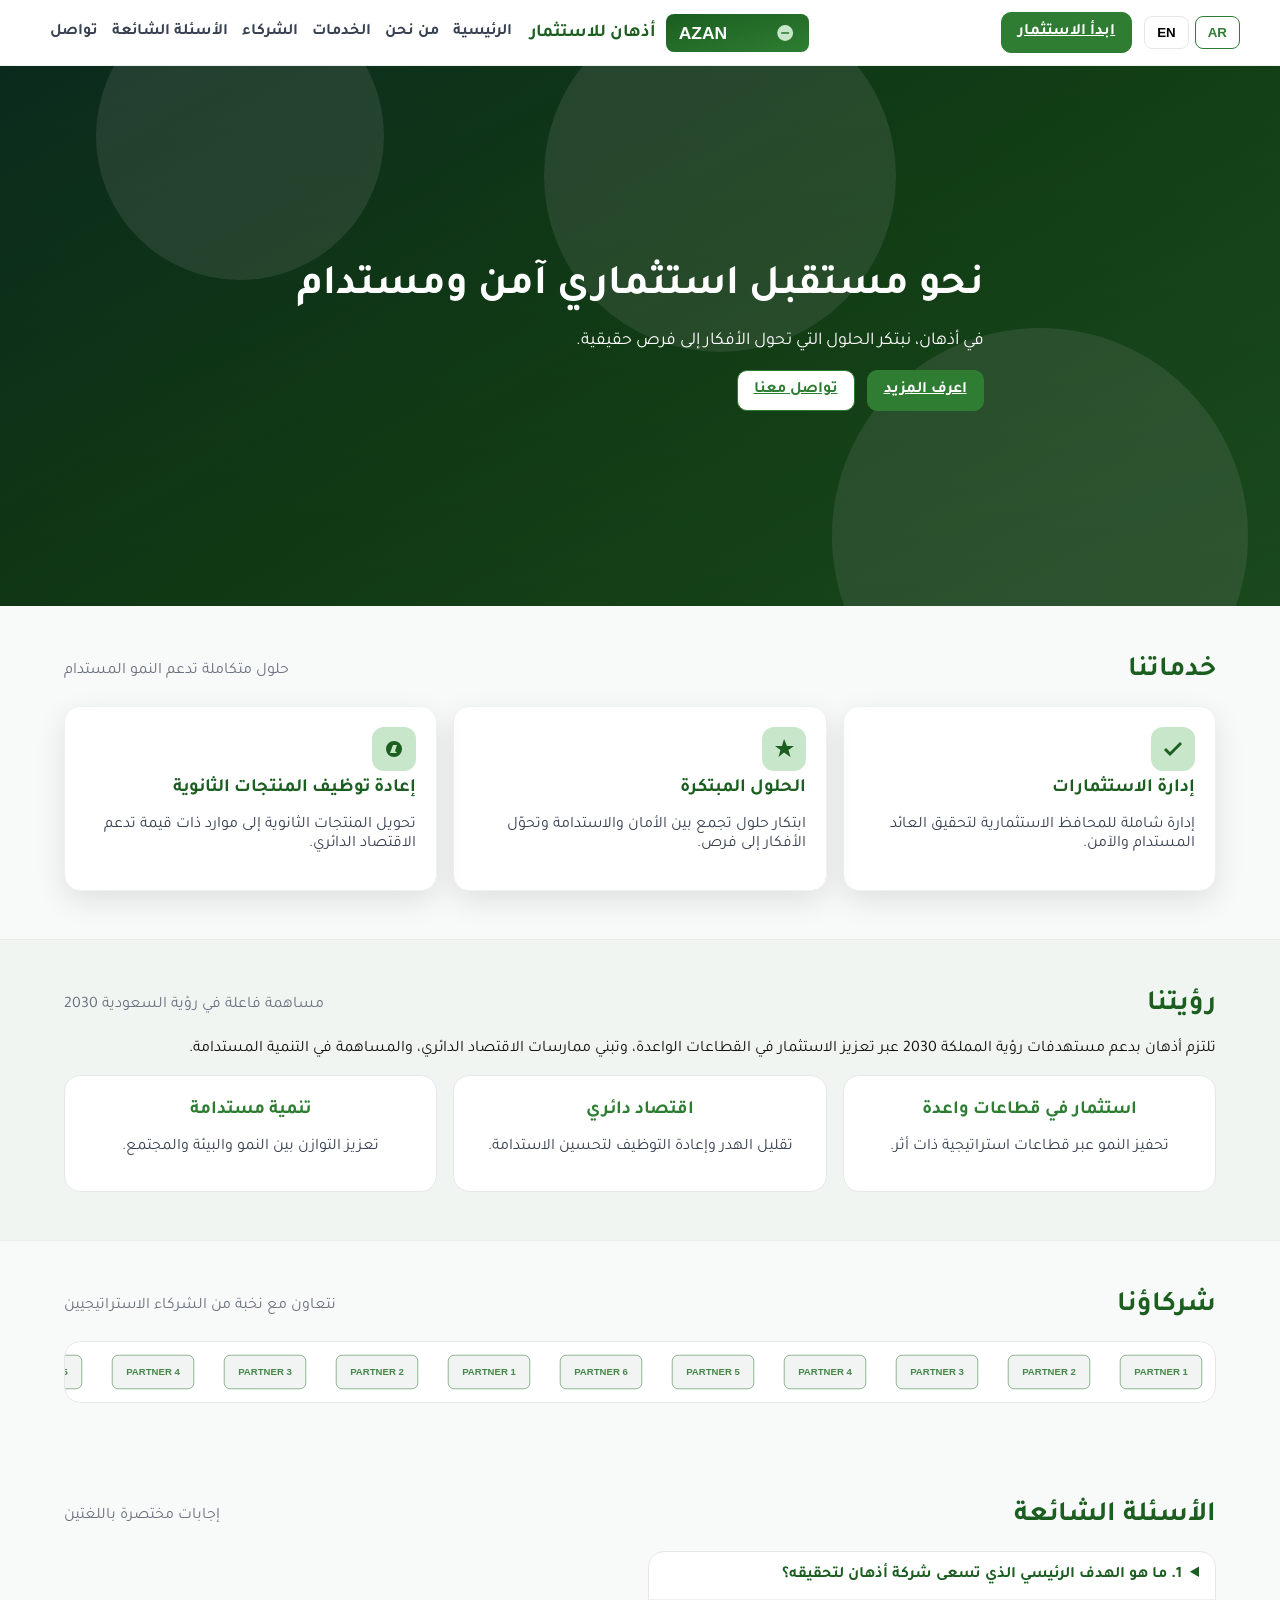
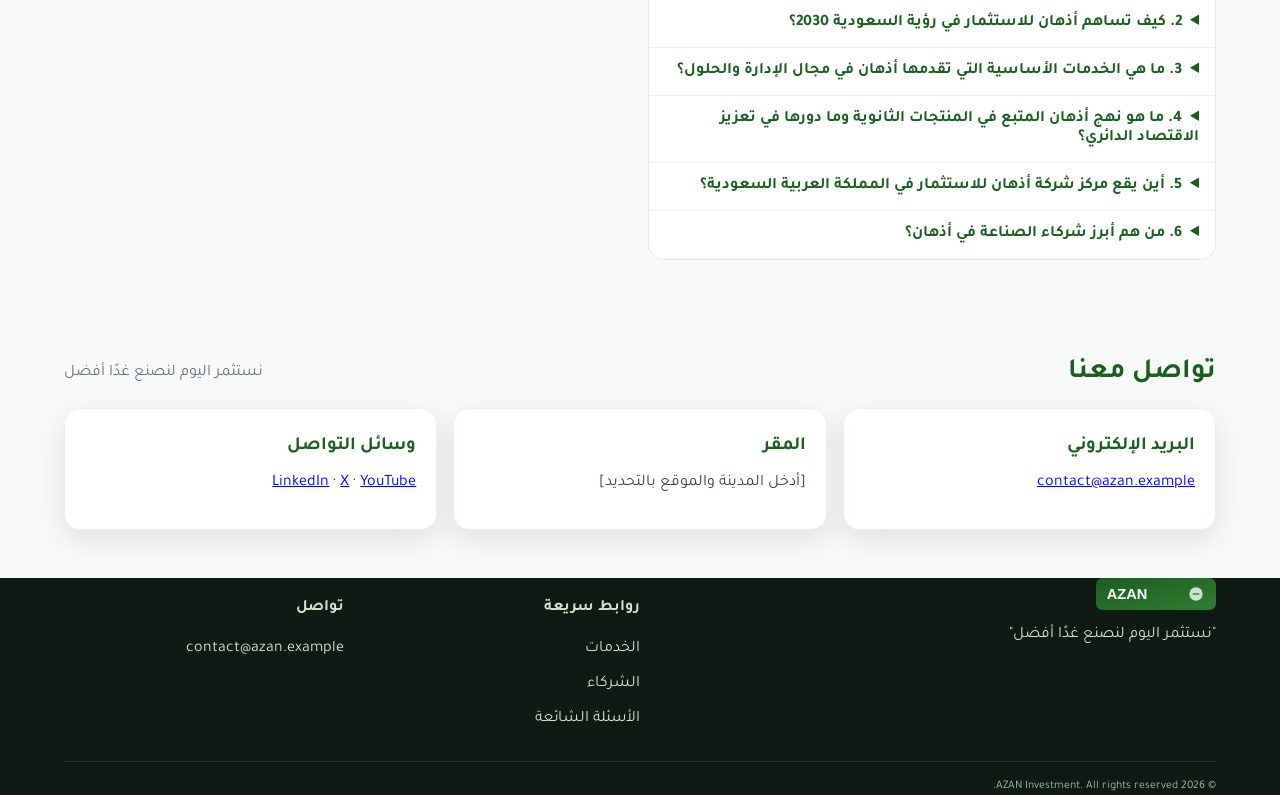
<file: index.html>
<!DOCTYPE html>
<html lang="ar" dir="rtl">
<head>
  <meta charset="UTF-8" />
  <meta name="viewport" content="width=device-width, initial-scale=1" />
  <title>أذهان للاستثمار | AZAN Investment</title>
  <meta name="description" content="نحو مستقبل استثماري آمن ومستدام. في أذهان، نبتكر الحلول التي تحول الأفكار إلى فرص حقيقية." />
  <link rel="icon" type="image/svg+xml" href="assets/img/favicon.svg" />
  <link href="https://fonts.googleapis.com/css2?family=Tajawal:wght@400;700&family=Inter:wght@400;700&display=swap" rel="stylesheet">
  <link rel="stylesheet" href="css/styles.css" />
  <meta property="og:title" content="أذهان للاستثمار | AZAN Investment" />
  <meta property="og:description" content="نستثمر اليوم لنصنع غدًا أفضل" />
  <meta property="og:type" content="website" />
  <meta property="og:image" content="assets/img/hero-bg.svg" />
  <script type="application/ld+json">
  {
    "@context": "https://schema.org",
    "@type": "Organization",
    "name": "AZAN Investment",
    "url": "https://example.com",
    "logo": "assets/img/logo.svg",
    "description": "Innovative, secure, and sustainable investment solutions",
    "sameAs": []
  }
  </script>
</head>
<body>
  <header>
    <div class="container navbar">
      <div class="nav-left">
        <a class="logo" href="#home" aria-label="AZAN Home">
          <img src="assets/img/logo.svg" alt="AZAN Logo" />
          <span data-ar="أذهان للاستثمار" data-en="AZAN Investment">أذهان للاستثمار</span>
        </a>
        <nav class="nav" aria-label="Main Navigation">
          <a href="#home" data-ar="الرئيسية" data-en="Home">الرئيسية</a>
          <a href="#about" data-ar="من نحن" data-en="About Us">من نحن</a>
          <a href="#services" data-ar="الخدمات" data-en="Services">الخدمات</a>
          <a href="#partners" data-ar="الشركاء" data-en="Partners">الشركاء</a>
          <a href="#faq" data-ar="الأسئلة الشائعة" data-en="FAQ">الأسئلة الشائعة</a>
          <a href="#contact" data-ar="تواصل" data-en="Contact">تواصل</a>
        </nav>
      </div>
      <div class="nav-right">
        <div class="lang-toggle" aria-label="Language Switch">
          <button id="lang-ar" class="active">AR</button>
          <button id="lang-en">EN</button>
        </div>
        <a href="#contact" class="btn primary" data-ar="ابدأ الاستثمار" data-en="Start Investing">ابدأ الاستثمار</a>
      </div>
    </div>
  </header>

  <main id="home">
    <section class="hero" aria-label="Hero">
      <div class="container hero-content">
        <h1 data-ar="نحو مستقبل استثماري آمن ومستدام" data-en="Towards a Secure & Sustainable Investment Future">نحو مستقبل استثماري آمن ومستدام</h1>
        <p data-ar="في أذهان، نبتكر الحلول التي تحول الأفكار إلى فرص حقيقية." data-en="At Azhan, we create solutions that turn ideas into real opportunities.">في أذهان، نبتكر الحلول التي تحول الأفكار إلى فرص حقيقية.</p>
        <div class="actions">
          <a href="#services" class="btn primary" data-ar="اعرف المزيد" data-en="Learn More">اعرف المزيد</a>
          <a href="#contact" class="btn" data-ar="تواصل معنا" data-en="Contact Us">تواصل معنا</a>
        </div>
      </div>
    </section>

    <section id="services" aria-label="Services">
      <div class="container">
        <div class="section-title">
          <h2 data-ar="خدماتنا" data-en="Our Services">خدماتنا</h2>
          <span class="section-sub" data-ar="حلول متكاملة تدعم النمو المستدام" data-en="Integrated solutions for sustainable growth">حلول متكاملة تدعم النمو المستدام</span>
        </div>
        <div class="cards">
          <div class="card">
            <div class="icon" aria-hidden="true">
              <svg width="24" height="24" viewBox="0 0 24 24"><path fill="#1B5E20" d="M3 13l6 6L21 7l-2-2-10 10-4-4z"/></svg>
            </div>
            <h3 data-ar="إدارة الاستثمارات" data-en="Investment Management">إدارة الاستثمارات</h3>
            <p data-ar="إدارة شاملة للمحافظ الاستثمارية لتحقيق العائد المستدام والآمن." data-en="Comprehensive portfolio management to achieve secure, sustainable returns.">إدارة شاملة للمحافظ الاستثمارية لتحقيق العائد المستدام والآمن.</p>
          </div>
          <div class="card">
            <div class="icon" aria-hidden="true">
              <svg width="24" height="24" viewBox="0 0 24 24"><path fill="#1B5E20" d="M12 2l3 7h7l-5.5 4 2 7-6.5-4.5L6.5 20l2-7L3 9h7z"/></svg>
            </div>
            <h3 data-ar="الحلول المبتكرة" data-en="Innovative Solutions">الحلول المبتكرة</h3>
            <p data-ar="ابتكار حلول تجمع بين الأمان والاستدامة وتحوّل الأفكار إلى فرص." data-en="Innovations that blend security and sustainability, turning ideas into opportunities.">ابتكار حلول تجمع بين الأمان والاستدامة وتحوّل الأفكار إلى فرص.</p>
          </div>
          <div class="card">
            <div class="icon" aria-hidden="true">
              <svg width="24" height="24" viewBox="0 0 24 24"><path fill="#1B5E20" d="M12 4a8 8 0 100 16 8 8 0 000-16zm1 12H8l3-8h4l-2 6 2 2z"/></svg>
            </div>
            <h3 data-ar="إعادة توظيف المنتجات الثانوية" data-en="By-Products Repurposing">إعادة توظيف المنتجات الثانوية</h3>
            <p data-ar="تحويل المنتجات الثانوية إلى موارد ذات قيمة تدعم الاقتصاد الدائري." data-en="Turn by-products into valuable resources to strengthen the circular economy.">تحويل المنتجات الثانوية إلى موارد ذات قيمة تدعم الاقتصاد الدائري.</p>
          </div>
        </div>
      </div>
    </section>

    <section id="about" class="vision" aria-label="Vision">
      <div class="container">
        <div class="section-title">
          <h2 data-ar="رؤيتنا" data-en="Our Vision">رؤيتنا</h2>
          <span class="section-sub" data-ar="مساهمة فاعلة في رؤية السعودية 2030" data-en="Active contribution to Saudi Vision 2030">مساهمة فاعلة في رؤية السعودية 2030</span>
        </div>
        <p data-ar="تلتزم أذهان بدعم مستهدفات رؤية المملكة 2030 عبر تعزيز الاستثمار في القطاعات الواعدة، وتبني ممارسات الاقتصاد الدائري، والمساهمة في التنمية المستدامة." data-en="Azhan supports Saudi Vision 2030 by investing in promising sectors, adopting circular economy practices, and driving sustainable development.">تلتزم أذهان بدعم مستهدفات رؤية المملكة 2030 عبر تعزيز الاستثمار في القطاعات الواعدة، وتبني ممارسات الاقتصاد الدائري، والمساهمة في التنمية المستدامة.</p>
        <div class="infographs" role="list">
          <div class="info" role="listitem">
            <h3 data-ar="استثمار في قطاعات واعدة" data-en="Invest in Key Sectors">استثمار في قطاعات واعدة</h3>
            <p data-ar="تحفيز النمو عبر قطاعات استراتيجية ذات أثر." data-en="Catalyze growth in strategic high-impact sectors.">تحفيز النمو عبر قطاعات استراتيجية ذات أثر.</p>
          </div>
          <div class="info" role="listitem">
            <h3 data-ar="اقتصاد دائري" data-en="Circular Economy">اقتصاد دائري</h3>
            <p data-ar="تقليل الهدر وإعادة التوظيف لتحسين الاستدامة." data-en="Reduce waste and repurpose to improve sustainability.">تقليل الهدر وإعادة التوظيف لتحسين الاستدامة.</p>
          </div>
          <div class="info" role="listitem">
            <h3 data-ar="تنمية مستدامة" data-en="Sustainable Development">تنمية مستدامة</h3>
            <p data-ar="تعزيز التوازن بين النمو والبيئة والمجتمع." data-en="Balance growth with environment and society.">تعزيز التوازن بين النمو والبيئة والمجتمع.</p>
          </div>
        </div>
      </div>
    </section>

    <section id="partners" aria-label="Partners">
      <div class="container">
        <div class="section-title">
          <h2 data-ar="شركاؤنا" data-en="Our Partners">شركاؤنا</h2>
          <span class="section-sub" data-ar="نتعاون مع نخبة من الشركاء الاستراتيجيين" data-en="We collaborate with leading strategic partners">نتعاون مع نخبة من الشركاء الاستراتيجيين</span>
        </div>
        <div class="partners-strip" aria-label="Partner Logos">
          <div class="strip">
            <img src="assets/img/partner1.svg" alt="Partner 1" />
            <img src="assets/img/partner2.svg" alt="Partner 2" />
            <img src="assets/img/partner3.svg" alt="Partner 3" />
            <img src="assets/img/partner4.svg" alt="Partner 4" />
            <img src="assets/img/partner5.svg" alt="Partner 5" />
            <img src="assets/img/partner6.svg" alt="Partner 6" />
            <!-- duplicate for seamless loop -->
            <img src="assets/img/partner1.svg" alt="Partner 1" />
            <img src="assets/img/partner2.svg" alt="Partner 2" />
            <img src="assets/img/partner3.svg" alt="Partner 3" />
            <img src="assets/img/partner4.svg" alt="Partner 4" />
            <img src="assets/img/partner5.svg" alt="Partner 5" />
            <img src="assets/img/partner6.svg" alt="Partner 6" />
          </div>
        </div>
      </div>
    </section>

    <section id="faq" aria-label="FAQ">
      <div class="container">
        <div class="section-title">
          <h2 data-ar="الأسئلة الشائعة" data-en="Frequently Asked Questions">الأسئلة الشائعة</h2>
          <span class="section-sub" data-ar="إجابات مختصرة باللغتين" data-en="Concise answers in both languages">إجابات مختصرة باللغتين</span>
        </div>
        <div class="faq">
          <div id="faq-ar" class="accordion" lang="ar" dir="rtl">
            <details>
              <summary>1. ما هو الهدف الرئيسي الذي تسعى شركة أذهان لتحقيقه؟</summary>
              <p>نسعى في أذهان إلى تمكين المستقبل من خلال ابتكار حلول استثمارية آمنة ومستدامة، وتحويل الأفكار إلى فرص تحقق النمو والنجاح.</p>
            </details>
            <details>
              <summary>2. كيف تساهم أذهان للاستثمار في رؤية السعودية 2030؟</summary>
              <p>تلتزم أذهان بدعم مستهدفات رؤية المملكة 2030 عبر تعزيز الاستثمار في القطاعات الواعدة، وتبني ممارسات الاقتصاد الدائري، والمساهمة في التنمية المستدامة.</p>
            </details>
            <details>
              <summary>3. ما هي الخدمات الأساسية التي تقدمها أذهان في مجال الإدارة والحلول؟</summary>
              <p>نقدم خدمات متكاملة تشمل إدارة الاستثمارات، تطوير الحلول المبتكرة، واستشارات استراتيجية تدعم النمو المستدام للشركاء.</p>
            </details>
            <details>
              <summary>4. ما هو نهج أذهان المتبع في المنتجات الثانوية وما دورها في تعزيز الاقتصاد الدائري؟</summary>
              <p>نتبنى نهجًا مبتكرًا لإعادة توظيف المنتجات الثانوية وتحويلها إلى موارد ذات قيمة، بما يسهم في تقليل الهدر وتعزيز الاقتصاد الدائري.</p>
            </details>
            <details>
              <summary>5. أين يقع مركز شركة أذهان للاستثمار في المملكة العربية السعودية؟</summary>
              <p>يقع المقر الرئيسي لشركة أذهان للاستثمار في [أدخل المدينة والموقع بالتحديد].</p>
            </details>
            <details>
              <summary>6. من هم أبرز شركاء الصناعة في أذهان؟</summary>
              <p>نتعاون مع نخبة من الشركاء الاستراتيجيين في قطاعات متنوعة لضمان تقديم حلول مبتكرة ومستدامة، بما يحقق قيمة مضافة لجميع الأطراف.</p>
            </details>
          </div>

          <div id="faq-en" class="accordion" lang="en" dir="ltr" style="display:none">
            <details>
              <summary>1. What is the main goal that Azhan Investment aims to achieve?</summary>
              <p>Azhan strives to empower the future by creating innovative, secure, and sustainable investment solutions that transform ideas into real opportunities for growth and success.</p>
            </details>
            <details>
              <summary>2. How does Azhan Investment contribute to Saudi Vision 2030?</summary>
              <p>Azhan is committed to supporting the objectives of Saudi Vision 2030 by investing in promising sectors, promoting circular economy practices, and driving sustainable development across industries.</p>
            </details>
            <details>
              <summary>3. What are the core services Azhan offers in management and solutions?</summary>
              <p>We provide comprehensive services including investment management, innovative solution development, and strategic consulting to ensure sustainable growth for our partners.</p>
            </details>
            <details>
              <summary>4. What is Azhan’s approach to by-products and their role in enhancing the circular economy?</summary>
              <p>Azhan adopts an innovative approach to repurposing by-products, turning them into valuable resources that reduce waste and strengthen the circular economy.</p>
            </details>
            <details>
              <summary>5. Where is Azhan Investment’s headquarters located in Saudi Arabia?</summary>
              <p>Our headquarters is located in [insert city and exact location].</p>
            </details>
            <details>
              <summary>6. Who are Azhan’s key industry partners?</summary>
              <p>Azhan collaborates with leading strategic partners across various sectors to deliver innovative and sustainable solutions that create added value for all stakeholders.</p>
            </details>
          </div>
        </div>
      </div>
    </section>

    <section id="contact" aria-label="Contact">
      <div class="container">
        <div class="section-title">
          <h2 data-ar="تواصل معنا" data-en="Contact Us">تواصل معنا</h2>
          <span class="section-sub" data-ar="نستثمر اليوم لنصنع غدًا أفضل" data-en="Invest today to build a better tomorrow">نستثمر اليوم لنصنع غدًا أفضل</span>
        </div>
        <div class="cards">
          <div class="card">
            <h3 data-ar="البريد الإلكتروني" data-en="Email">البريد الإلكتروني</h3>
            <p><a href="mailto:contact@azan.example" aria-label="Email">contact@azan.example</a></p>
          </div>
          <div class="card">
            <h3 data-ar="المقر" data-en="Headquarters">المقر</h3>
            <p data-ar="[أدخل المدينة والموقع بالتحديد]" data-en="[insert city and exact location]">[أدخل المدينة والموقع بالتحديد]</p>
          </div>
          <div class="card">
            <h3 data-ar="وسائل التواصل" data-en="Social">وسائل التواصل</h3>
            <p>
              <a href="#" aria-label="LinkedIn">LinkedIn</a> ·
              <a href="#" aria-label="X">X</a> ·
              <a href="#" aria-label="YouTube">YouTube</a>
            </p>
          </div>
        </div>
      </div>
    </section>
  </main>

  <footer>
    <div class="container">
      <div class="cols">
        <div>
          <img src="assets/img/logo.svg" alt="AZAN Logo" style="height:32px"/>
          <p style="margin-top:8px">"<span data-ar="نستثمر اليوم لنصنع غدًا أفضل" data-en="Invest today to build a better tomorrow">نستثمر اليوم لنصنع غدًا أفضل</span>"</p>
        </div>
        <div>
          <h4 data-ar="روابط سريعة" data-en="Quick Links">روابط سريعة</h4>
          <p><a href="#services" data-ar="الخدمات" data-en="Services">الخدمات</a></p>
          <p><a href="#partners" data-ar="الشركاء" data-en="Partners">الشركاء</a></p>
          <p><a href="#faq" data-ar="الأسئلة الشائعة" data-en="FAQ">الأسئلة الشائعة</a></p>
        </div>
        <div>
          <h4 data-ar="تواصل" data-en="Contact">تواصل</h4>
          <p><a href="mailto:contact@azan.example">contact@azan.example</a></p>
        </div>
      </div>
      <div class="bottom">
        <small>© <span id="year"></span> AZAN Investment. All rights reserved.</small>
      </div>
    </div>
    <script>
      document.getElementById('year').textContent = new Date().getFullYear();
    </script>
  </footer>

  <script src="js/main.js"></script>
</body>
</html>
</file>
<file: css/styles.css>
/* AZAN Investment - Landing Page Styles */
:root {
  --primary: #2E7D32; /* green */
  --primary-dark: #1B5E20;
  --accent: #C8E6C9;
  --bg: #0f1a14;
  --text: #111;
  --muted: #6b7280;
  --surface: #ffffff;
  --shadow: 0 10px 30px rgba(0,0,0,0.1);
}

* { box-sizing: border-box; }
html { scroll-behavior: smooth; }
body {
  margin: 0;
  font-family: 'Tajawal', 'Inter', system-ui, -apple-system, Segoe UI, Roboto, Arial, sans-serif;
  color: var(--text);
  background: #f8faf9;
}

header {
  position: sticky; top: 0; z-index: 1000;
  background: rgba(255,255,255,0.9);
  backdrop-filter: blur(10px);
  border-bottom: 1px solid #eef2ef;
}
.container { max-width: 1200px; margin: 0 auto; padding: 0 24px; }

.navbar { display: flex; align-items: center; justify-content: space-between; padding: 12px 0; }
.nav-left { display: flex; align-items: center; gap: 18px; }
.nav-right { display: flex; align-items: center; gap: 12px; }

.logo { display: flex; align-items: center; gap: 10px; text-decoration: none; }
.logo img { height: 38px; }
.logo span { font-weight: 700; color: var(--primary-dark); font-size: 18px; }

.nav a { color: #374151; text-decoration: none; margin: 0 10px; font-weight: 600; }
.nav a:hover { color: var(--primary); }

.btn { padding: 10px 16px; border-radius: 10px; border: 1px solid var(--primary); color: var(--primary); background: #fff; cursor: pointer; font-weight: 700; }
.btn.primary { background: var(--primary); color: #fff; }
.btn:hover { filter: brightness(0.95); }

.lang-toggle { display: flex; gap: 6px; align-items: center; }
.lang-toggle button { padding: 8px 12px; border-radius: 8px; border: 1px solid #e5e7eb; background: #fff; cursor: pointer; font-weight: 600; }
.lang-toggle button.active { border-color: var(--primary); color: var(--primary); }

/* Hero */
.hero {
  position: relative;
  display: grid; grid-template-columns: 1fr; align-items: center;
  background: url('../assets/img/hero-bg.svg') center/cover no-repeat; 
  min-height: 60vh; color: #fff;
}
.hero::after { content: ''; position: absolute; inset: 0; background: linear-gradient(180deg, rgba(0,0,0,0.35), rgba(0,0,0,0.4)); }
.hero-content { position: relative; z-index: 1; padding: 60px 0; }
.hero h1 { font-size: 42px; margin: 0 0 12px; }
.hero p { font-size: 18px; max-width: 720px; }
.hero .actions { display: flex; gap: 12px; margin-top: 16px; }

/* Sections */
section { padding: 48px 0; }
.section-title { display: flex; align-items: center; justify-content: space-between; margin-bottom: 18px; }
.section-title h2 { font-size: 28px; margin: 0; color: var(--primary-dark); }
.section-sub { color: var(--muted); }

.cards { display: grid; grid-template-columns: repeat(3, 1fr); gap: 16px; }
.card { background: var(--surface); border: 1px solid #eef2ef; border-radius: 16px; box-shadow: var(--shadow); padding: 20px; }
.card h3 { margin: 6px 0 10px; color: var(--primary-dark); }
.card p { color: #374151; }
.card .icon { width: 44px; height: 44px; border-radius: 12px; background: var(--accent); display: grid; place-items: center; }

/* Vision */
.vision { background: #f0f5f2; border-top: 1px solid #e8eee9; border-bottom: 1px solid #e8eee9; }
.infographs { display: grid; grid-template-columns: repeat(3, 1fr); gap: 16px; }
.info { background: #fff; border: 1px solid #e5e7eb; border-radius: 16px; padding: 18px; text-align: center; }
.info h3 { margin: 5px 0; color: var(--primary); }
.info p { color: #374151; }

/* Partners marquee */
.partners-strip { overflow: hidden; border: 1px solid #e5e7eb; border-radius: 16px; background: #fff; }
.strip { display: flex; gap: 28px; padding: 12px; animation: scroll 22s linear infinite; }
.strip img { height: 36px; filter: grayscale(0.1); opacity: 0.9; }
@keyframes scroll {
  from { transform: translateX(0); }
  to { transform: translateX(-50%); }
}

/* FAQ */
.faq { display: grid; grid-template-columns: 1fr 1fr; gap: 16px; }
.accordion { background: #fff; border: 1px solid #e5e7eb; border-radius: 16px; overflow: hidden; }
.accordion details { border-bottom: 1px solid #eef2ef; }
.accordion summary { cursor: pointer; padding: 14px 16px; font-weight: 700; color: var(--primary-dark); }
.accordion p { padding: 0 16px 16px; color: #374151; }

/* Footer */
footer { background: #0f1a14; color: #cfe7d0; }
footer .cols { display: grid; grid-template-columns: 2fr 1fr 1fr; gap: 16px; }
footer a { color: #cfe7d0; text-decoration: none; }
footer .bottom { border-top: 1px solid #1c3326; margin-top: 16px; padding-top: 16px; font-size: 14px; color: #9fbfa3; }

/* RTL/LTR helpers */
:root[dir='rtl'] .navbar { flex-direction: row-reverse; }
:root[dir='rtl'] .nav a { margin: 0 0 0 10px; }

/* Responsive */
@media (max-width: 900px) {
  .cards { grid-template-columns: 1fr; }
  .infographs { grid-template-columns: 1fr; }
  .faq { grid-template-columns: 1fr; }
  footer .cols { grid-template-columns: 1fr; }
  .hero h1 { font-size: 34px; }
}
</file>
